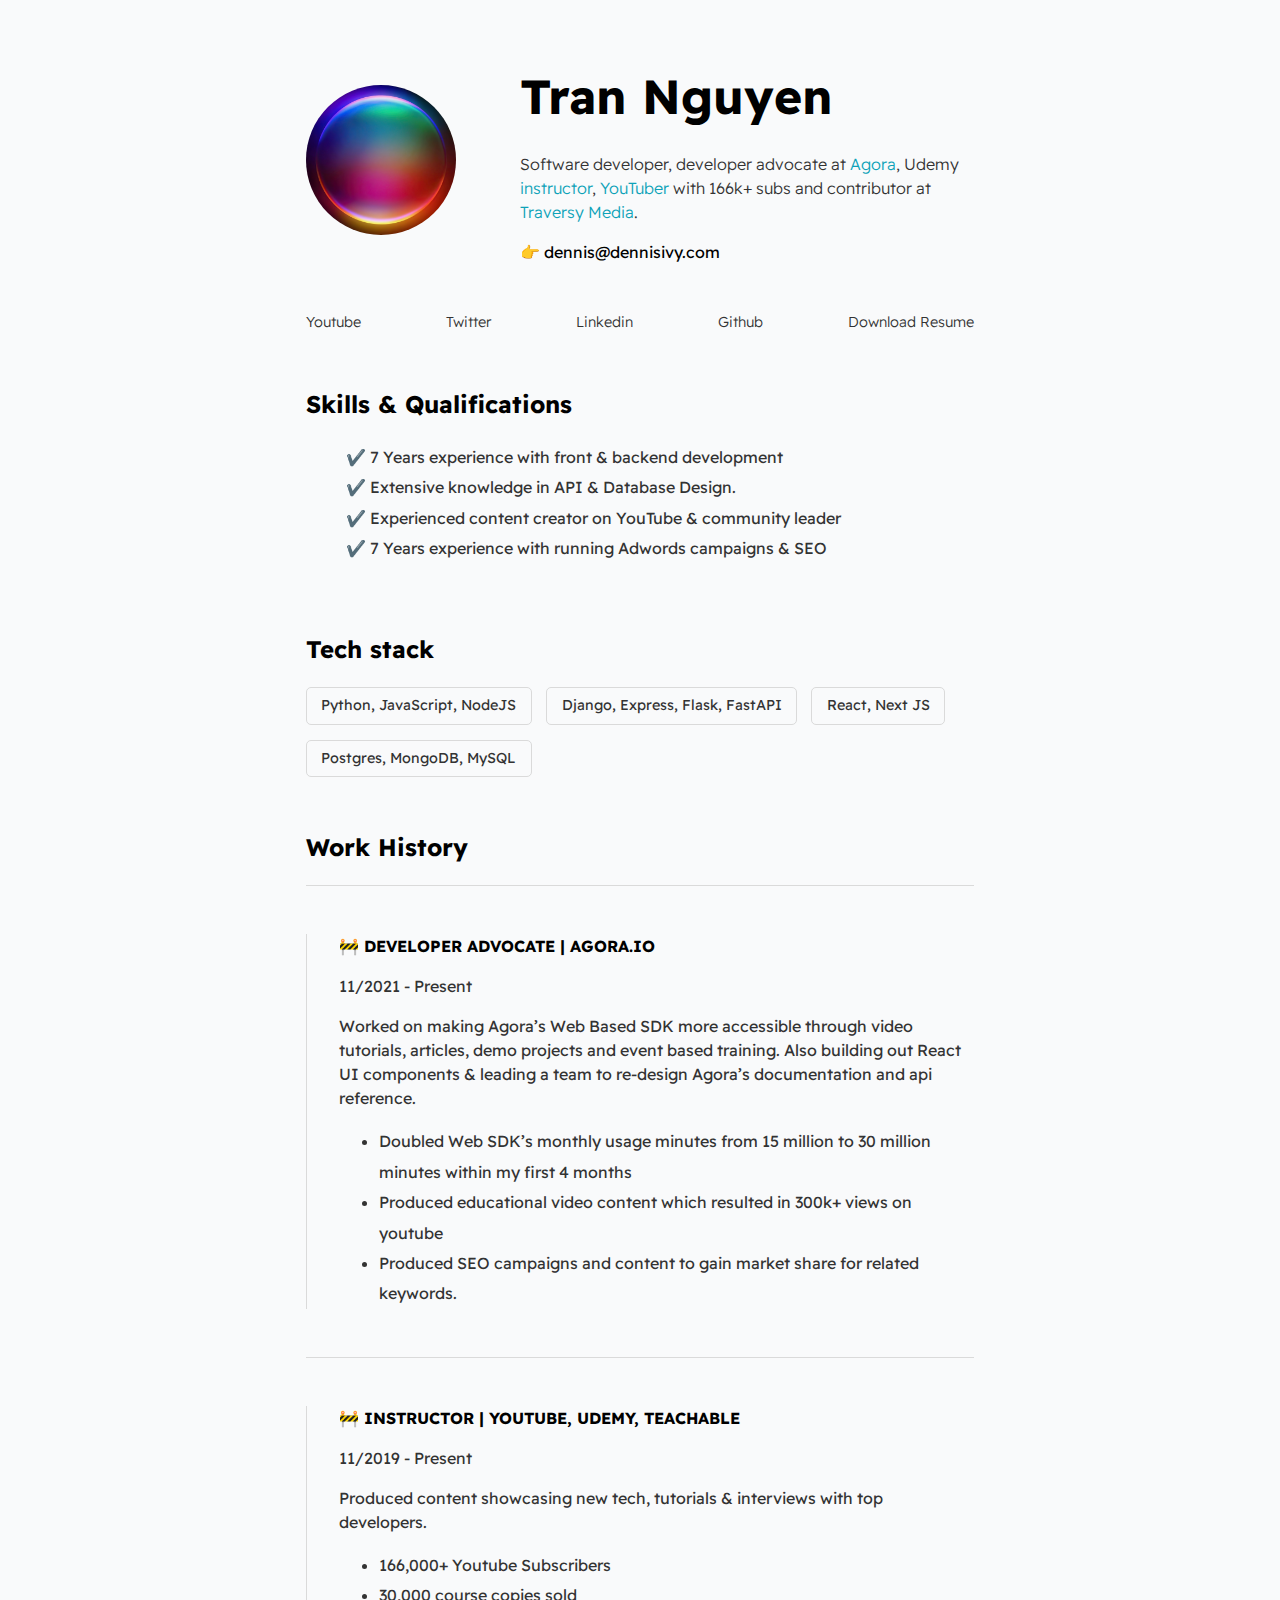
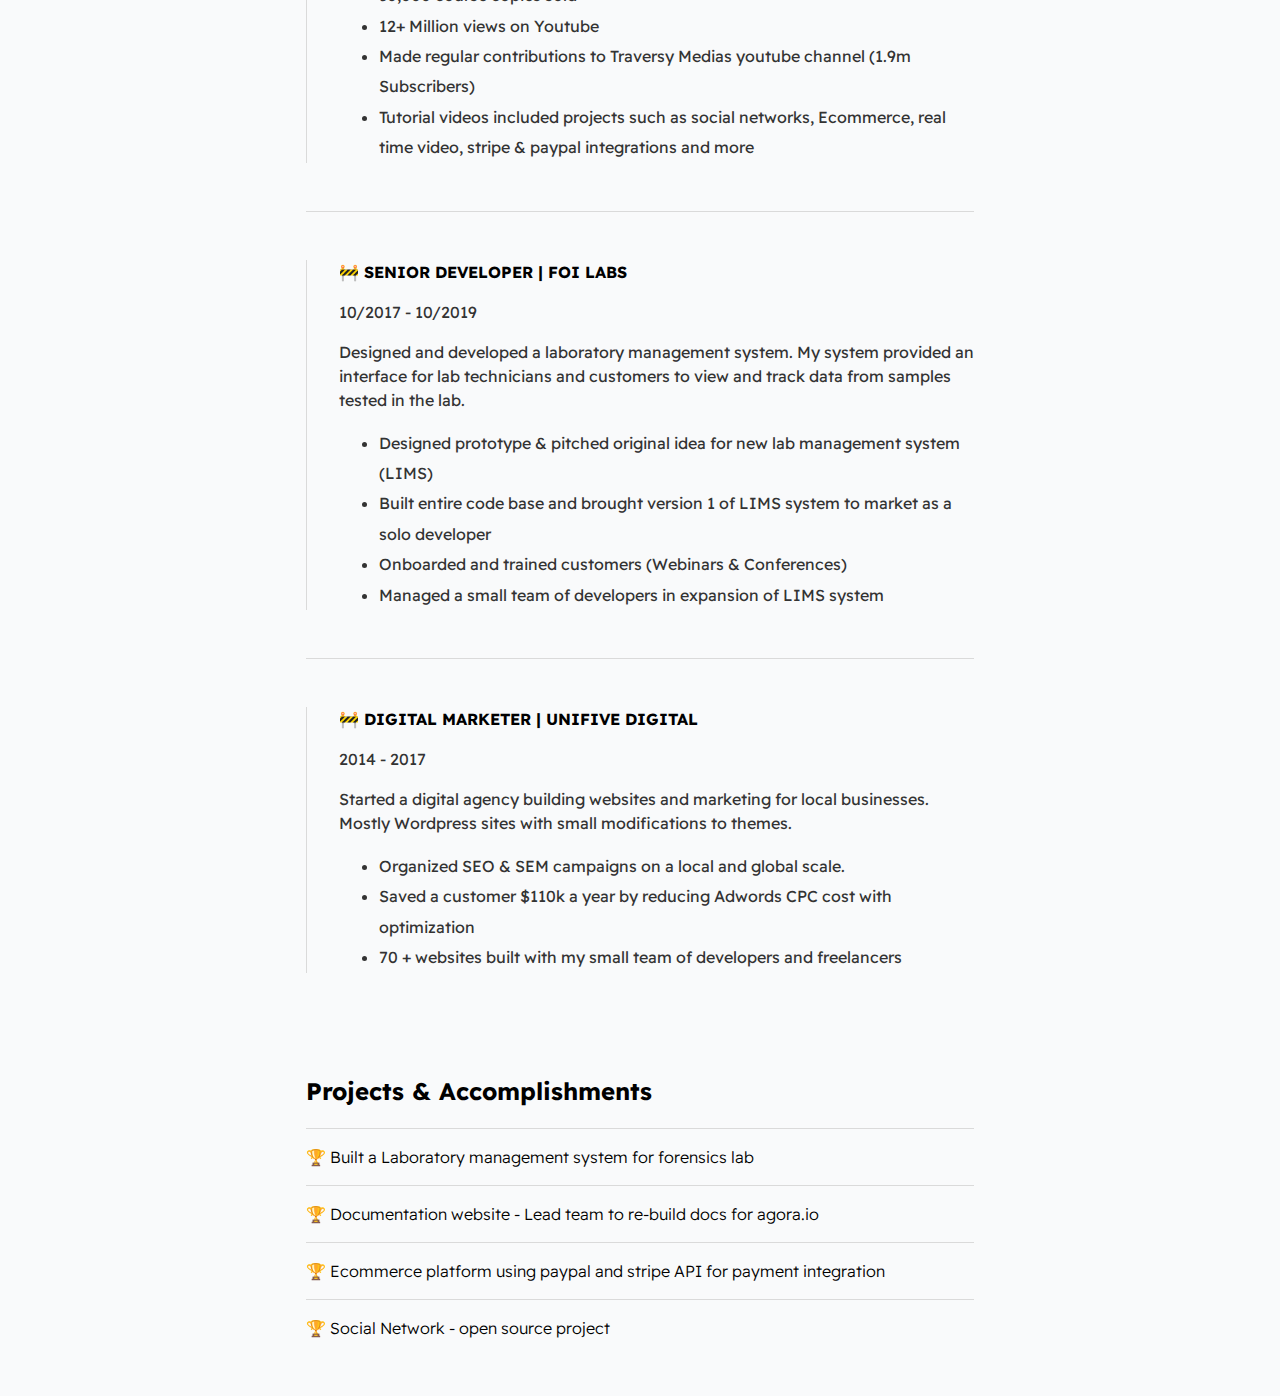
<file: index.html>
<!-- https://dev.to/dennisivy11/build-a-digital-resume-host-for-free-559 -->

<!DOCTYPE html>
<html lang="en">
<head>
  <meta charset="UTF-8">
  <meta http-equiv="X-UA-Compatible" content="IE=edge">
  <meta name="viewport" content="width=device-width, initial-scale=1.0">
  <link rel="stylesheet" href="/styles/main.css">
  <title>Nguyen Tran</title>
</head>
<body>
  <div id="container--main">
    <section id="wrapper--hero" class="section--page">
      <img id="profile-pic" src="./assets/images/img.jpg" alt="Profile Pic">

      <div>
        <h1 id="user-name">Tran Nguyen</h1>
        <p id="bio">Software developer, developer advocate at 
          <a href="https://www.agora.io/en/" target="_blank">Agora</a>, 
          Udemy <a href="https://www.udemy.com/user/dennis-ivanov-5/" target="_blank">instructor</a>, <a href="https://www.youtube.com/c/dennisivy" target="_blank">YouTuber</a> with 166k+ subs and contributor at 
          <a href="https://youtu.be/PtQiiknWUcI?t=6" target="_blank">Traversy Media</a>.
        </p>
        <p id="email">👉 dennis@dennisivy.com</p>
      </div>  
    </section>

    <section class="section--page">
      <div id="socials--list">
        <a href="https://youtube.com/c/dennisivy" target="_blank">Youtube</a>
        <a href="https://twitter.com/dennisivy11" target="_blank">Twitter</a>
        <a href="https://www.linkedin.com/in/dennis-ivanov/" target="_blank">Linkedin</a>
        <a href="https://github.com/divanov11" target="_blank">Github</a>
        <a href="./assets/resume.pdf" target="_blank">Download Resume</a>
      </div>
    </section>

    <section class="section--page">
      <h2>Skills & Qualifications</h2>

      <ul id="qualifications--list">
        <li>✔️ 7 Years experience with front & backend development</li>
        <li>✔️ Extensive knowledge in API & Database Design.</li>
        <li>✔️ Experienced content creator on YouTube & community leader </li>
        <li>✔️ 7 Years experience with running Adwords campaigns & SEO</li>
      </ul>
    </section> 
    
    <section class="section--page">
      <h2>Tech stack</h2>

      <div id="wrapper--techstack__items">
        <div class="card--techstack"><span>Python, JavaScript, NodeJS</span></div>
        <div class="card--techstack"><span>Django, Express, Flask, FastAPI</span></div>
        <div class="card--techstack"><span>React, Next JS</span></div>
        <div class="card--techstack"><span>Postgres, MongoDB, MySQL</span></div>
      </div>
    </section>

    <section class="section--page">
      <h2>Work History</h2>

      <div class="line-break"></div>
      
      <div class="card--work-history">
        <strong>🚧 DEVELOPER ADVOCATE | AGORA.IO</strong>
        <p>11/2021 - Present</p>
        <p>Worked on making Agora’s Web Based SDK more accessible through video tutorials, articles, demo projects and event based training. Also building out React UI components & leading a team to re-design Agora’s documentation and api reference.</p>

        <ul>
          <li>Doubled Web SDK’s monthly usage minutes from 15 million to 30 million minutes within my first 4 months</li>
          <li>Produced educational video content which resulted in 300k+ views on youtube</li>
          <li>Produced SEO campaigns and content to gain market share for related keywords.</li>
        </ul>
      </div>

      <div class="line-break"></div>

      <div class="card--work-history">
        <strong>🚧 INSTRUCTOR | YOUTUBE, UDEMY, TEACHABLE</strong>

        <p>11/2019 - Present</p>

        <p>Produced content showcasing new tech, tutorials & interviews with top developers.</p>

        <ul>
          <li>166,000+ Youtube Subscribers</li>
          <li>30,000 course copies sold</li>
          <li>12+ Million views on Youtube</li>
          <li>Made regular contributions to Traversy Medias youtube channel (1.9m Subscribers)</li>
          <li>Tutorial videos included projects such as social networks, Ecommerce, real time video, stripe & paypal integrations and more </li>
        </ul>
      </div>

      <div class="line-break"></div>

      <div class="card--work-history">
        <strong>🚧 SENIOR DEVELOPER | FOI LABS</strong>

        <p>10/2017 - 10/2019</p>

        <p>Designed and developed a laboratory management system. My system provided an interface for lab technicians and customers to view and track data from samples tested in the lab.</p>

        <ul>
            <li>Designed prototype & pitched original idea for new lab management system (LIMS)</li>
            <li>Built entire code base and brought version 1 of LIMS system to market as a solo developer</li>
            <li>Onboarded and trained customers (Webinars & Conferences)</li>
            <li>Managed a small team of developers in expansion of LIMS system</li>
        </ul>
      </div>

      <div class="line-break"></div>

      <div class="card--work-history">
        <strong>🚧 DIGITAL MARKETER | UNIFIVE DIGITAL</strong>

        <p>2014 - 2017</p>

        <p>Started a digital agency building websites and marketing for local businesses. Mostly Wordpress sites with small modifications to themes.</p>

        <ul>
          <li>Organized SEO & SEM campaigns on a local and global scale.</li>
          <li>Saved a customer $110k a year by reducing Adwords CPC cost with optimization</li>
          <li>70 + websites built with my small team of developers and freelancers</li>
        </ul>
      </div>
    </section>

    <section class="section--page">
      <h2>Projects & Accomplishments</h2>

      <div class="card--project">
        <a href="project1.html"><span>🏆 </span>Built a Laboratory management system for forensics lab</a>
      </div>

      <div class="card--project">
        <a href="project1.html" ><span>🏆 </span>Documentation website - Lead team to re-build docs for agora.io</a>
      </div>

      <div class="card--project">
        <a href="project1.html" ><span>🏆 </span>Ecommerce platform using paypal and stripe API for payment integration</a>
      </div>

      <div class="card--project">
        <a href="project1.html"><span>🏆 </span>Social Network - open source project</a>
      </div>
    </section>
  </div>

</body>
</html>
</file>
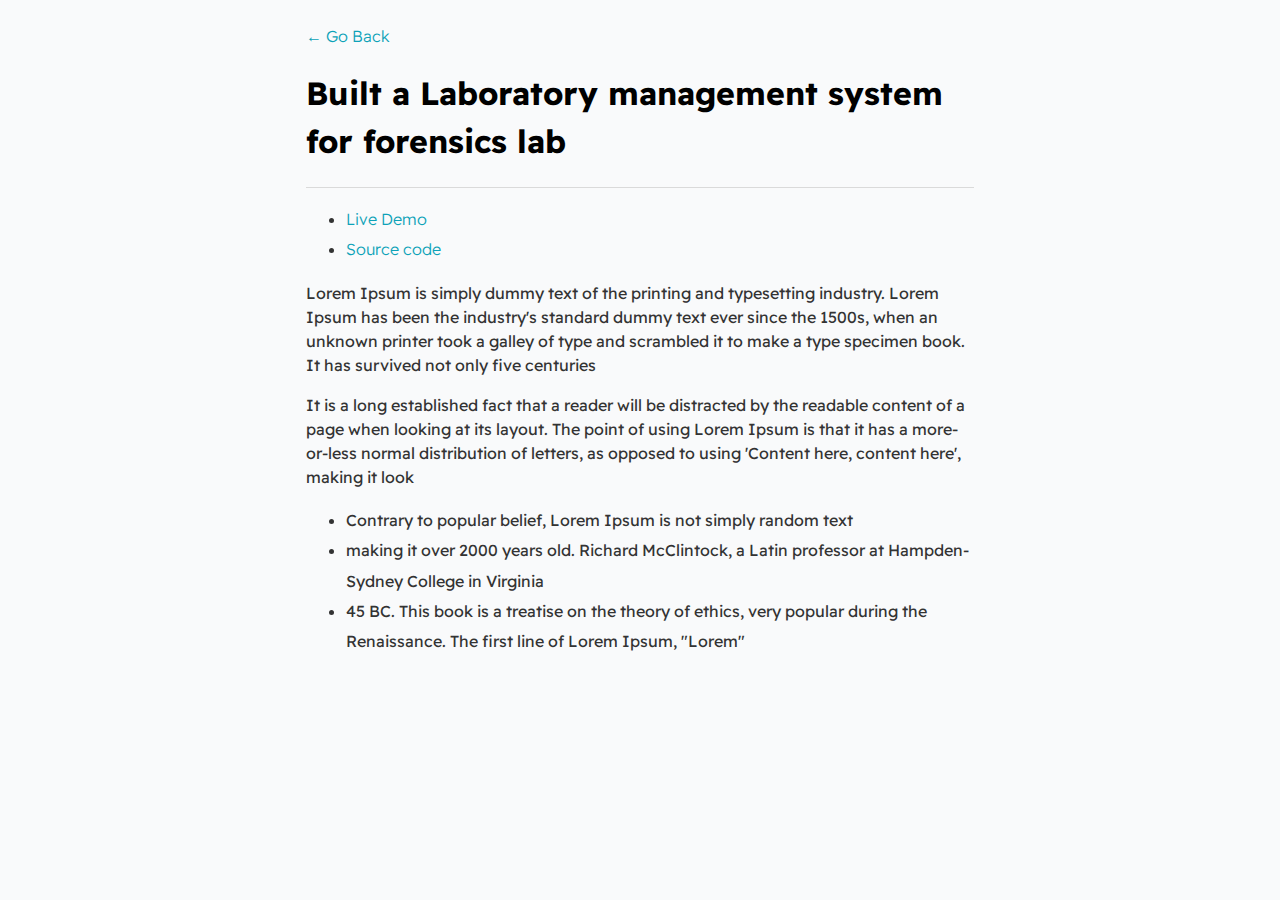
<file: project1.html>
<!DOCTYPE html>
<html lang="en">
<head>
  <meta charset="UTF-8">
  <meta http-equiv="X-UA-Compatible" content="IE=edge">
  <meta name="viewport" content="width=device-width, initial-scale=1.0">
  <link rel="stylesheet" href="./styles/main.css">
  <title>Document</title>
</head>
<body>
  <div id="container--main">
    <a href="index.html">&#x2190; Go Back</a>
    <h1 class="project-name">Built a Laboratory management system for forensics lab</h1>

    <div class="line-break" style="--thick: 1px"></div>
    <ul>
      <li><a href="#">Live Demo</a></li>
      <li><a href="#">Source code</a></li>
    </ul>

    <p>Lorem Ipsum is simply dummy text of the printing and typesetting industry. Lorem Ipsum has been the industry's standard dummy text ever since the 1500s, when an unknown printer took a galley of type and scrambled it to make a type specimen book. It has survived not only five centuries</p>

    <p>It is a long established fact that a reader will be distracted by the readable content of a page when looking at its layout. The point of using Lorem Ipsum is that it has a more-or-less normal distribution of letters, as opposed to using 'Content here, content here', making it look</p>

    <ul>
      <li>Contrary to popular belief, Lorem Ipsum is not simply random text</li>
      <li>making it over 2000 years old. Richard McClintock, a Latin professor at Hampden-Sydney College in Virginia</li>
      <li>45 BC. This book is a treatise on the theory of ethics, very popular during the Renaissance. The first line of Lorem Ipsum, "Lorem"</li>
    </ul>
  </div>
</body>
</html>
</file>
<file: styles/main.css>
@import url('https://fonts.googleapis.com/css2?family=Readex+Pro:wght@300;400;500;600;700&display=swap');

:root{
  /* light color */
  --mainTextColor-light:#000;
  --secondaryTextColor-light:rgb(51 51 51);
  --mainLinkColor-light:#0da2b8;
  --mainBorderColor-light:rgb(218, 218, 218);
  --mainBgColor-light:rgb(249, 250,251);

  /* dark color */
  --mainTextColor-dark:#fff;
  --secondaryTextColor-dark:#adb0b1;
  --mainLinkColor-dark:rgb(30, 190,214);
  --mainBorderColor-dark:#2b3031;
  --mainBgColor-dark:#131415;

  /* regular color */
  --mainTextColor: #000;
  --secodaryTextColor: rgb(51,51,51);
  --mainLinkColor:#0da2b8;
  --mainBorderColor:rgb(218, 218, 218);
  --mainBgColor:rgb(249, 250,251);
}

*{
  /* margin: 0;
  padding: 0; */
  box-sizing: border-box;
  color: var(--mainTextColor);
  line-height: 1.5em;
}

body{
  background-color: var(--mainBgColor);
  font-family: 'Readex Pro';
}

p, span, li{
  color: var(--secodaryTextColor);
  font-size: 1em;
}

a{
  text-decoration: none;
  color: var(--mainLinkColor);
  font-weight: 500;
}

li{
  line-height: 1.9rem;
}


#container--main{
  max-width: 700px;
  padding: 1em;
  margin: 0 auto;
}

.section--page{
  padding-top: 1em;
  padding-bottom: 1em;
}

#wrapper--hero{
  display: flex;
  align-items: center;
  gap: 4em;
}

#bio, a{
  font-weight: 300;
}

#user-name{
  font-size: 48px;
  line-height: 1em;
}

#profile-pic{
  width: 150px;
  height: 150px;
  object-fit: cover;
  border-radius: 50%;
}

#email{
  color: var(--mainTextColor);
}

#socials--list{
  display: flex;
  justify-content: space-between;
  column-gap: 1em;
  flex-wrap: wrap;
}

#socials--list a{
  font-weight: 300;
  color: var(--secodaryTextColor);
  font-size: 0.9em;
  transition: 0.3s;
}

#socials--list a:hover{
  transform: scale(1.2);
  font-weight: 100;
  color: var(--mainLinkColor);
  font-size: 0.9em;
}

#qualifications--list{
  list-style: none;
}

#wrapper--techstack__items{
  display: flex;
  flex-wrap: wrap;
  gap: 1em;
  font-size: 0.9em;
}

.card--techstack{
  border: 1px solid var(--mainBorderColor);
  border-radius: 5px;
  padding: 0.5em 1em;
  align-items: center;
}

.card--work-history{
  margin-top: 3em;
  margin-bottom: 3em;
  padding-left: 2em;
  border-left: 1px solid var(--mainBorderColor);
}

.line-break{
  background-color: var(--mainBorderColor);
  height: var(--thick, 1px);
}

.card--project{
  padding-top: 1em;
  padding-bottom: 1em;
  border-top: 1px solid var(--mainBorderColor);
  transition: 0.3s;
}

.card--project:hover{
  transform: translateX(30px);
}

.card--project a{
  color: var(--mainTextColor);
  transition: 0.3s;
}

.card--project a:hover{
  color: rgb(30, 190,214);
}


@media (max-width: 600px){
  
  .section--page{
    padding-top: 1em;
    padding-bottom: 1em;
  }


  #qualifications--list{
    padding: 0;
    margin: 0;
  }

  ul{
    padding-left: 1.5em;
  }

  #user-name{
    white-space: nowrap;
  }

  #wrapper--hero{
    display: flex;
    align-items: center;
    gap: 1em;
  }

  #profile-pic{
    width: 200px;
    height: 200px;
  }

  #wrapper--hero{
    flex-direction: column;
  }

  .card--work-history{
    border-left: none;
    padding-left: 0;
  }
}
</file>
